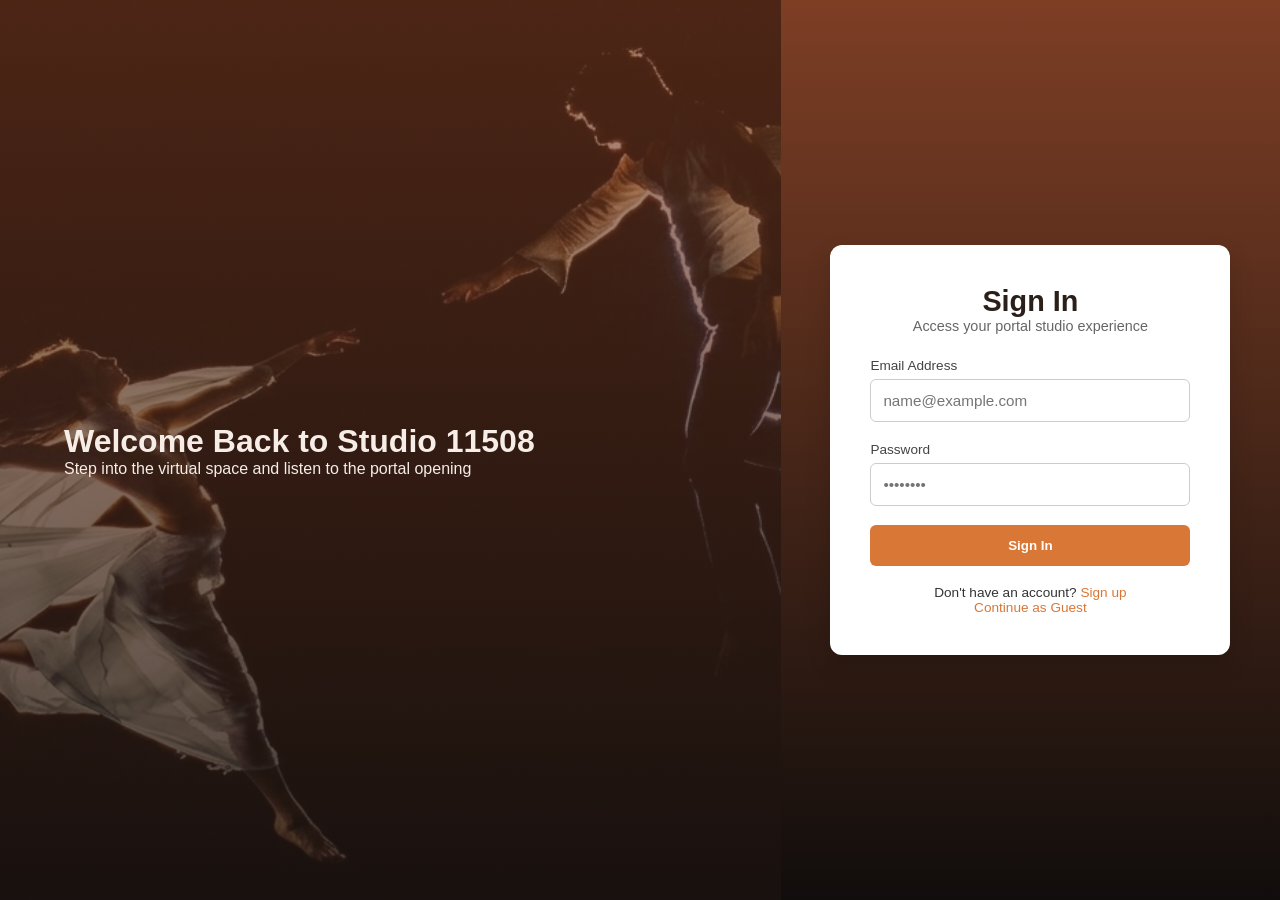
<file: milestone1/login.html>
<!DOCTYPE html>
<html lang="en">
    <head>
        <meta charset="UTF-8">
        <title>Studio 11508 - Login</title>
        <link rel="stylesheet" href="styles.css">
    </head>
    <body>
        <script src="transition.js"></script>
        <div class="split-container">
            <div class="left-panel">
                <h1>Welcome Back to Studio 11508</h1>
                <p>Step into the virtual space and listen to the portal opening</p>
            </div>
            <div class="right-panel">
                <div class="auth-card">
                    <div class="brand-header">
                        <h1>Sign In</h1>
                        <p>Access your portal studio experience</p>
                    </div>
                    <form action="/api/login" method="POST">
                        <div class="form-group">
                            <label for="email">Email Address</label>
                            <input type="email" id="email" name="email" required placeholder="name@example.com">
                        </div>
                        <div class="form-group">
                            <label for="password">Password</label>
                            <input type="password" id="password" name="password" required placeholder="••••••••">
                        </div>
                        <button type="submit" class="btn-primary">Sign In</button>
                    </form>
                    <div class="auth-links">
                        <p>Don't have an account? <a href="register.html">Sign up</a></p>
                        <p><a href="index.html">Continue as Guest</a></p>
                    </div>
                </div>
            </div>
        </div>
    </body>
</html>
</file>
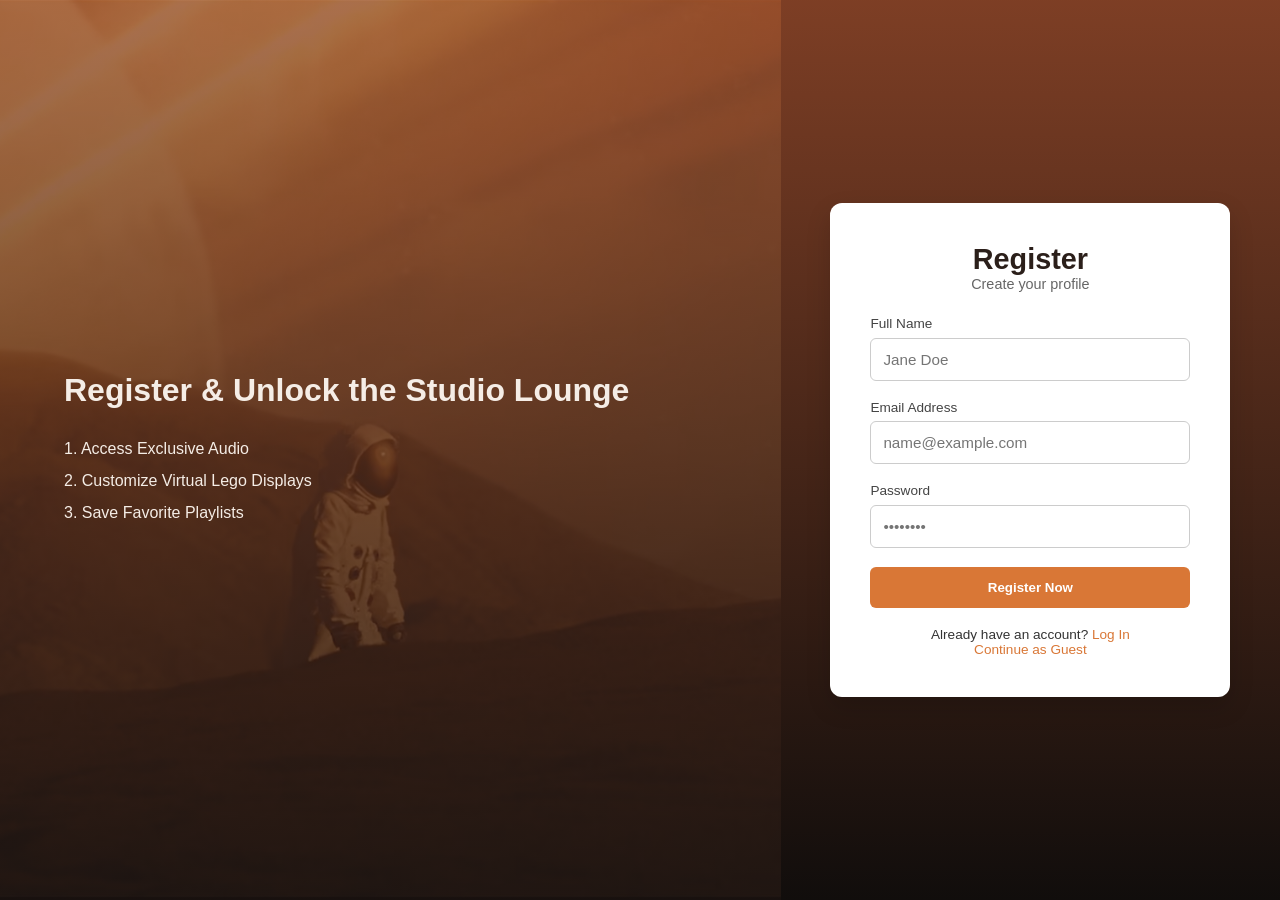
<file: milestone1/register.html>
<!DOCTYPE html>
<html lang="en">
    <head>
        <meta charset="UTF-8">
        <title>Studio 11508 - Register</title>
        <link rel="stylesheet" href="styles.css">
    </head>
    <body>
        <script src="transition.js"></script>
        <div class="split-container">
            <div class="left-panel register-panel">
                <h1>Register & Unlock the Studio Lounge</h1>
                <ul style="list-style: none; margin-top: 1.5rem; line-height: 2;">
                    <li>1. Access Exclusive Audio</li>
                    <li>2. Customize Virtual Lego Displays</li>
                    <li>3. Save Favorite Playlists</li>
                </ul>
            </div>
            <div class="right-panel">
                <div class="auth-card">
                    <div class="brand-header">
                        <h1>Register</h1>
                        <p>Create your profile</p>
                    </div>
                    <form action="/api/register" method="POST">
                        <div class="form-group">
                            <label for="name">Full Name</label>
                            <input type="text" id="name" name="name" required placeholder="Jane Doe">
                        </div>
                        <div class="form-group">
                            <label for="email">Email Address</label>
                            <input type="email" id="email" name="email" required placeholder="name@example.com">
                        </div>
                        <div class="form-group">
                            <label for="password">Password</label>
                            <input type="password" id="password" name="password" required minlength="8" placeholder="••••••••">
                        </div>
                        <button type="submit" class="btn-primary">Register Now</button>
                    </form>
                    <div class="auth-links">
                        <p>Already have an account? <a href="login.html">Log In</a></p>
                        <p><a href="index.html">Continue as Guest</a></p>
                    </div>
                </div>
            </div>
        </div>
    </body>
</html>
</file>
<file: milestone1/styles.css>
/* Studio 11508 - Cozy Teakwood Theme */
:root {
    --bg-dark: #2b1f1a;
    --panel-bg: #2b1f1a;
    --accent-warm: #d97736;
    --accent-hover: #b85d20;
    --text-light: #f5ede6;
    --text-muted: #a8988e;
    --card-bg: rgba(255, 255, 255, 0.95);
}

* {
    box-sizing: border-box;
    margin: 0;
    padding: 0;
    font-family: 'Segoe UI', 'Segoe UI', Tahoma, Geneva, Verdana, sans-serif;
}

body {
    background-color: var(--bg-dark);
    color: var(--text-light);
    min-height: 100vh;
}

html::after {
    content: "";
    position: fixed;
    inset: 0;
    background-color: #2b1f1a;
    z-index: 999999;
    opacity: 1;
    pointer-events: none;
    transition: opacity 0.5s ease;
}

html.is-loaded::after {
    opacity: 0;
}

/* Split screen layout for auth pages */
.split-container {
    display: flex;
    min-height: 100vh;
}

.left-panel {
    flex: 1.2;
    background: linear-gradient(rgba(136, 66, 38, 0.562), rgba(30, 21, 18, 0.8)),
                url('leftpanel.jpg') center/cover no-repeat;
    display: flex;
    flex-direction: column;
    justify-content: center;
    padding: 4rem;
}

.right-panel {
    flex: 0.8;
    background: linear-gradient(rgba(159, 75, 41, 0.71), rgba(15, 12, 11, 0.938));
    color: #333;
    display: flex;
    align-items: center;
    justify-content: center;
    padding: 2rem;
}

.register-panel {
    background: linear-gradient(rgba(143, 68, 38, 0.667), rgba(30, 21, 18, 0.8)),
                url('register-leftpanel.png') center/cover no-repeat;
}
/* Auth card styles */
.auth-card {
    width: 100%;
    max-width: 400px;
    background: #ffffff;
    padding: 2.5rem;
    border-radius: 12px;
    box-shadow: 0 10px 25px rgba(0, 0, 0, 0.15);
    text-align: center;
}

.brand-header h1 {
    font-size: 1.8rem;
    color: #2b1f1a;
}

.brand-header p {
    color: #666;
    margin-bottom: 1.5rem;
    font-size: 0.9rem;
}

.form-group {
    margin-bottom: 1.2rem;
    text-align: left;
}

.form-group label {
    display: block;
    font-size: 0.85rem;
    margin-bottom: 0.4rem;
    color: #444;
}

.form-group input {
    width: 100%;
    padding: 0.75rem;
    border: 1px solid #ccc;
    border-radius: 6px;
    font-size: 0.95rem;
}

.btn-primary {
    width: 100%;
    padding: 0.8rem;
    background-color: var(--accent-warm);
    color: white;
    border: none;
    border-radius: 6px;
    font-weight: bold;
    cursor: pointer;
    transition: background 0.2s ease;
}

.btn-primary:hover {
    background-color: var(--accent-hover);
}

.auth-links {
    margin-top: 1.2rem;
    font-size: 0.85rem;
}

.auth-links a {
    color: var(--accent-warm);
    text-decoration: none;
}

/* Home page navigation & dashboard */
.navbar {
    display: flex;
    justify-content: space-between;
    align-items: center;
    padding: 1.5rem 3rem;
    background-color: var(--panel-bg);
    border-bottom: 1px solid #db6232;
}

.nav-links a {
    color: var(--text-light);
    text-decoration: none;
    margin-left: 2rem;
}

.hero-dashboard {
    padding: 3rem;
    display: grid;
    grid-template-columns: 1fr 2fr;
    gap: 2rem;
}

.glass-nav {
    background: rgba(83, 42, 24, 0.372);
    backdrop-filter: blur(10px);
    padding: 2rem;
    border-radius: 12px;
    border: 1px solid rgba(29, 26, 26, 0.05);
}

.glass-nav ul {
    list-style: none;
}

.glass-nav li {
    padding: 1rem 0;
    border-bottom: 1px solid rgba(255, 255, 255, 0.05);
    cursor: pointer;
}

.studio-main {
    background: linear-gradient(rgba(159, 75, 41, 0.71), rgba(15, 12, 11, 0.938));
    padding: 2rem;
    border-radius: 12px;
    display: flex;
    flex-direction: column;
    justify-content: space-between;
}

/* User dropdown in the navbar */
.nav-links {
    display: flex;
    align-items: center;
}

.user-menu {
    position: relative;
    margin-left: 2rem;
}

.user-menu-toggle,
.dropdown-logout {
    background: transparent;
    border: none;
    outline: none;
    box-shadow: none;
    color: var(--text-light);
    font: inherit;
    cursor: pointer;
    padding: 0;
    margin: 0;
    -webkit-appearance: none;
    appearance: none;
}

.user-menu-toggle:hover,
.dropdown-logout:hover {
    color: var(--accent-warm);
}

.user-dropdown {
    display: none;
    position: absolute;
    right: 0;
    top: 2rem;
    min-width: 260px;
    padding: 1.2rem;
    background: #1e1512;
    border: 1px solid var(--accent-warm);
    border-radius: 10px;
    box-shadow: 0 10px 25px rgba(0, 0, 0, 0.4);
    text-align: left;
    z-index: 100;
}

.user-dropdown.open {
    display: block;
}

.user-dropdown h3 {
    font-size: 1.1rem;
    color: var(--text-light);
}

.user-dropdown p {
    color: var(--text-muted);
    font-size: 0.9rem;
    margin-top: 0.3rem;
}

.user-dropdown form {
    margin-top: 1rem;
    padding-top: 0.8rem;
    border-top: 1px solid rgba(255, 255, 255, 0.1);
}
</file>
